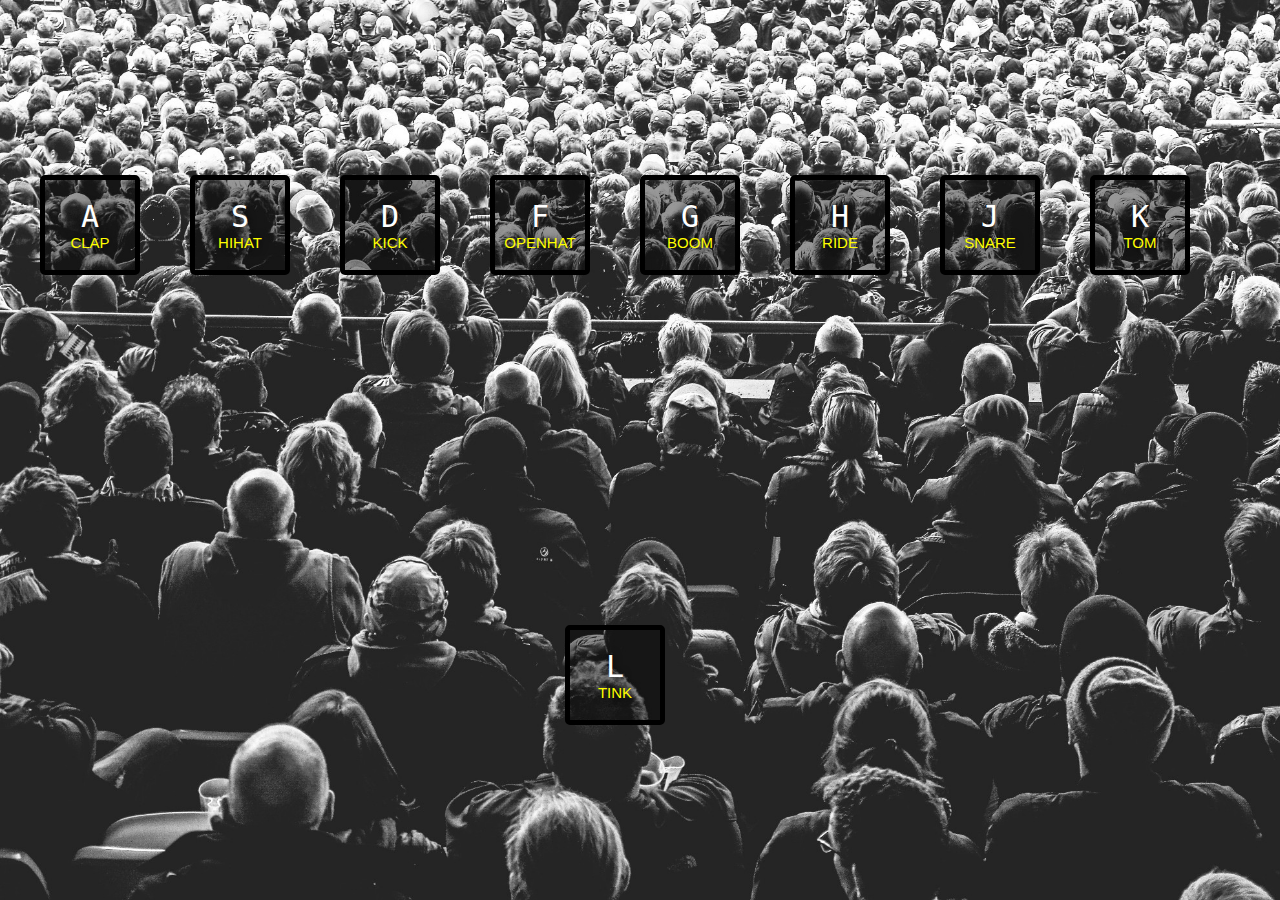
<file: Day-1/index.html>
<!DOCTYPE html>
<html lang="en">
<head>
    <meta charset="UTF-8">
    <link rel="stylesheet" href="style.css">
    <title>Day 1 | Drum Kit</title>
</head>
<body>
<div class="keys">
    <div data-key="65" class="key">
        <kbd class="main_key">A</kbd>
        <span class="secondary_key">CLAP</span>
    </div>
    <div data-key="83" class="key">
        <kbd class="main_key">S</kbd>
        <span class="secondary_key">HIHAT</span>
    </div>
    <div data-key="68" class="key">
        <kbd class="main_key">D</kbd>
        <span class="secondary_key">KICK</span>
    </div>
    <div data-key="70" class="key">
        <kbd class="main_key">F</kbd>
        <span class="secondary_key">OPENHAT</span>
    </div>
    <div data-key="71" class="key">
        <kbd class="main_key">G</kbd>
        <span class="secondary_key">BOOM</span>
    </div>
    <div data-key="72" class="key">
        <kbd class="main_key">H</kbd>
        <span class="secondary_key">RIDE</span>
    </div>
    <div data-key="74" class="key">
        <kbd class="main_key">J</kbd>
        <span class="secondary_key">SNARE</span>
    </div>
    <div data-key="75" class="key">
        <kbd class="main_key">K</kbd>
        <span class="secondary_key">TOM</span>
    </div>
    <div data-key="76" class="key">
        <kbd class="main_key">L</kbd>
        <span class="secondary_key">TINK</span>
    </div>
</div>

<audio data-key="65" src="sounds/clap.wav"></audio>
<audio data-key="83" src="sounds/hihat.wav"></audio>
<audio data-key="68" src="sounds/kick.wav"></audio>
<audio data-key="70" src="sounds/openhat.wav"></audio>
<audio data-key="71" src="sounds/boom.wav"></audio>
<audio data-key="72" src="sounds/ride.wav"></audio>
<audio data-key="74" src="sounds/snare.wav"></audio>
<audio data-key="75" src="sounds/tom.wav"></audio>
<audio data-key="76" src="sounds/tink.wav"></audio>
<script src="script.js"></script>
</body>
</html>
</file>
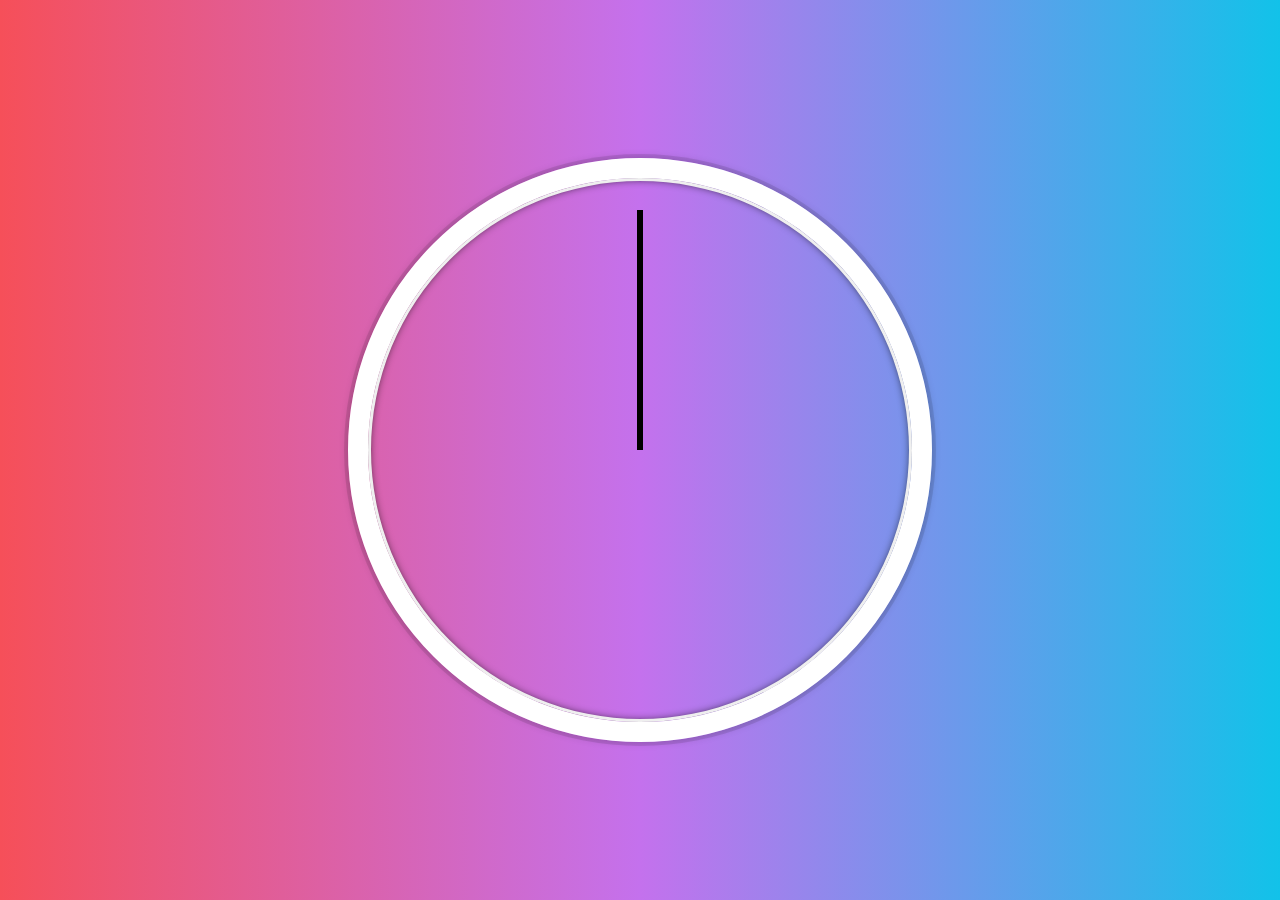
<file: Day-2/index.html>
<!DOCTYPE html>
<html lang="en">
<head>
    <meta charset="UTF-8">
    <link rel="stylesheet" href="./style.css">
    <title>Day 2 | Clock</title>
</head>
<body>
<div class="clock">
    <div class="clock_container">
        <div class="hand hour"></div>
        <div class="hand minute"></div>
        <div class="hand second"></div>
    </div>
</div>
<script src="./script.js"></script>
</body>
</html>
</file>
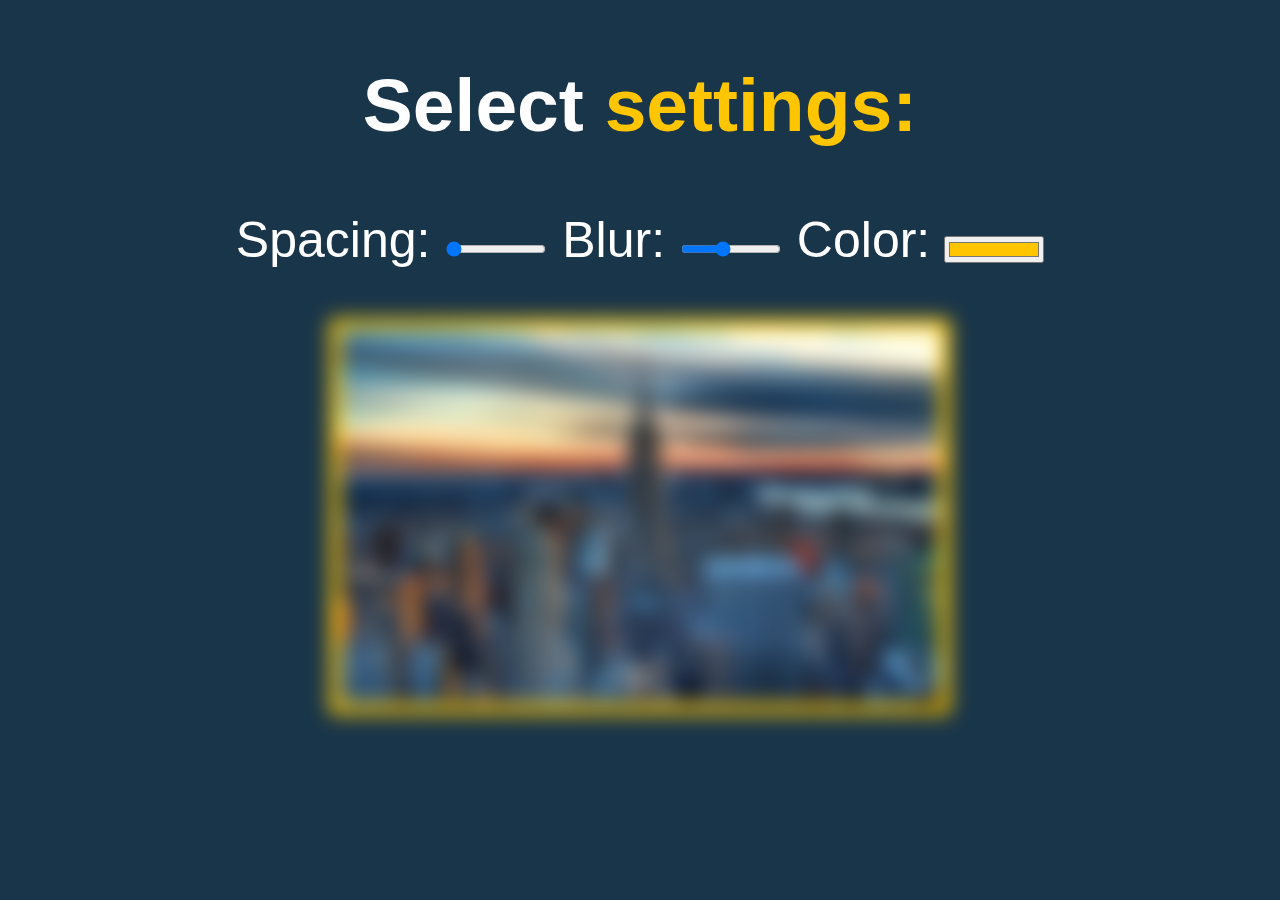
<file: Day-3/index.html>
<!DOCTYPE html>
<html lang="en">
<head>
    <meta charset="UTF-8">
    <link rel="stylesheet" href="./style.css">
    <title>Day 3 | Photo Editor</title>
</head>
<body>
<h2>Select <span class="text">settings:</span></h2>
<div class="controls">
    <label class="spacing">Spacing: </label>
    <input type="range" name="spacing" min="10" max="200" value="10" data-sizing="px">

    <label class="blur">Blur: </label>
    <input type="range" name="blur" min="0" max="25" value="10" data-sizing="px">

    <label class="base">Color: </label>
    <input type="color" name="base" value="#ffc600">
</div>
<img src="./assets/image.jpg" alt="image">
<script src="./script.js"></script>
</body>
</html>
</file>
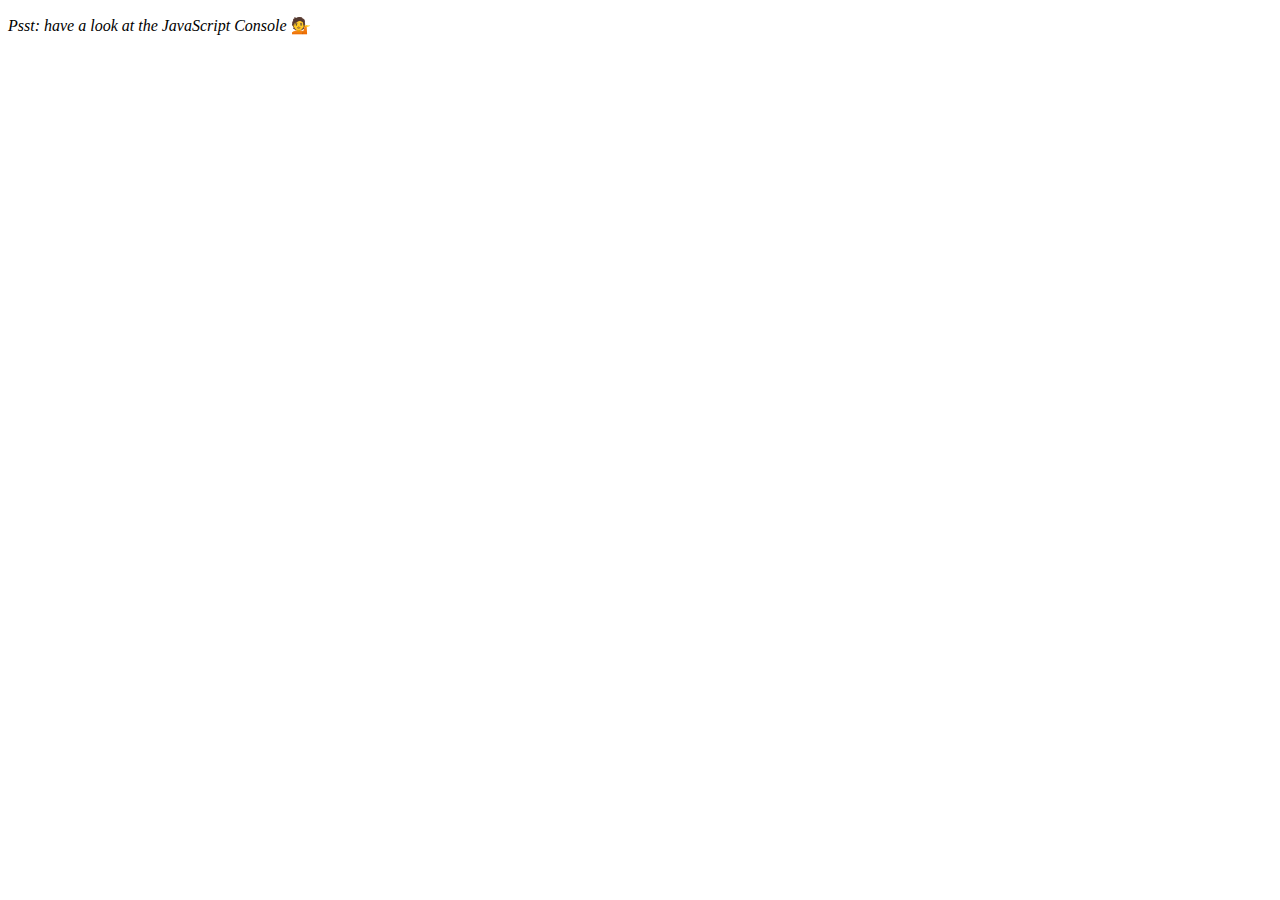
<file: Day-4/index.html>
<!DOCTYPE html>
<html lang="en">
<head>
  <meta charset="UTF-8">
  <title>Day 4 | Array Cardio 💪</title>
</head>
<body>
  <p><em>Psst: have a look at the JavaScript Console</em> 💁</p>
  <script src="./script.js"></script>
</body>
</html>
</file>
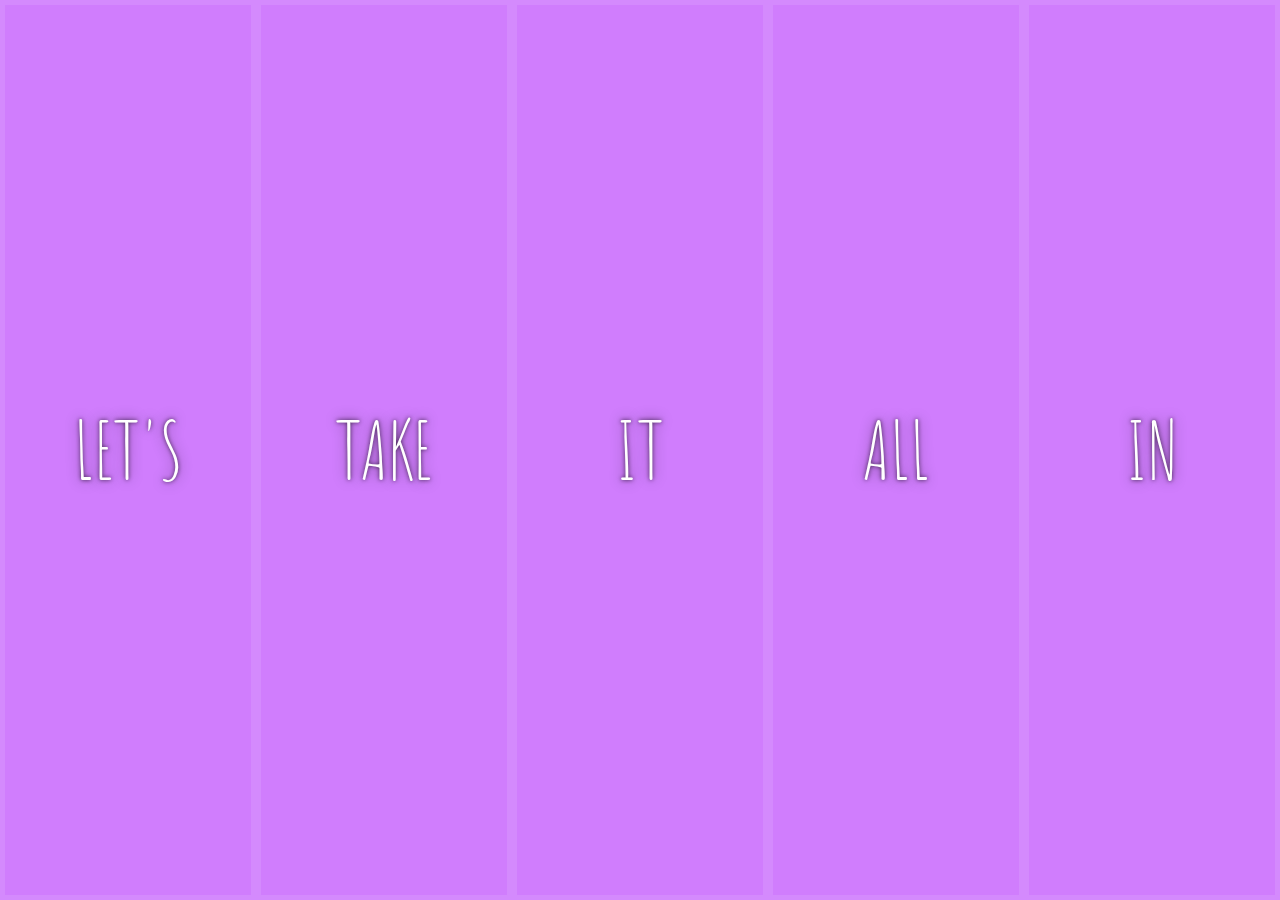
<file: Day-5/index.html>
<!DOCTYPE html>
<html lang="en">
<head>
    <meta charset="UTF-8"/>
    <meta name="viewport" content="width=device-width, initial-scale=1.0"/>
    <link rel="stylesheet" href="styles.css"/>
    <link href='https://fonts.googleapis.com/css?family=Amatic+SC' rel='stylesheet' type='text/css'>
    <title>Image Gallery | Day 5</title>
</head>
<body>

<div class="panels">
    <div class="panel panel1">
        <p>Hey</p>
        <p>Let's</p>
        <p>Dance</p>
    </div>
    <div class="panel panel2">
        <p>Give</p>
        <p>Take</p>
        <p>Receive</p>
    </div>
    <div class="panel panel3">
        <p>Experience</p>
        <p>It</p>
        <p>Today</p>
    </div>
    <div class="panel panel4">
        <p>Give</p>
        <p>All</p>
        <p>You can</p>
    </div>
    <div class="panel panel5">
        <p>Life</p>
        <p>In</p>
        <p>Motion</p>
    </div>
</div>
<script src="./script.js"></script>
</body>
</html>
</file>
<file: Day-1/style.css>
body {
    margin: 0;
    padding: 0;
    background-image: url('./assets/main_bg.jpg');
    background-repeat: no-repeat;
    -webkit-background-size: cover;
    background-size: cover;
    box-sizing: border-box;
}

.keys {
    display: flex;
    flex: 1;
    min-height: 100vh;
    align-items: center;
    justify-content: center;
    flex-wrap: wrap;
}

.key {
    width: 90px;
    height: 90px;
    border: 5px solid black;
    border-radius: 5px;
    margin-right: 50px;
    text-align: center;
    color: white;
    background: rgba(0,0,0,0.4);
    text-shadow: 0 0 0.5rem black;
    display: flex;
    flex-direction: column;
    align-items: center;
    justify-content: center;
    transition: 0.3s;
}

.active_key {
    transform: scale(1.1);
    border-color: yellow;
    box-shadow: 0 0 10px yellow;
}

.main_key {
    font-size: 30px;
}

.secondary_key {
    font-size: 15px;
    color: yellow;
    font-family: sans-serif;
}
</file>
<file: Day-2/style.css>
html {
    background: #12c2e9;
    background: -webkit-linear-gradient(to right, #f64f59, #c471ed, #12c2e9);
    background: linear-gradient(to right, #f64f59, #c471ed, #12c2e9);
    text-align: center;
}

body {
    margin: 0;
    font-size: 2rem;
    display: flex;
    flex: 1;
    min-height: 100vh;
    align-items: center;
}

.clock {
    width: 30rem;
    height: 30rem;
    border: 20px solid white;
    border-radius: 50%;
    margin: 50px auto;
    position: relative;
    padding: 2rem;
    box-shadow:
            0 0 0 4px rgba(0,0,0,0.1),
            inset 0 0 0 3px #EFEFEF,
            inset 0 0 10px black,
            0 0 10px rgba(0,0,0,0.2);
}

.clock_container {
    position: relative;
    width: 100%;
    height: 100%;
    transform: translateY(-3px); /* account for the height of the clock hands */
}

.hand {
    width: 50%;
    height: 6px;
    background: black;
    position: absolute;
    top: 50%;
    transform-origin: 100%;
    transform: rotate(90deg);
    transition: all 0.05s;
    transition-timing-function: cubic-bezier(0.1, 2.7, 0.58, 1);
}
</file>
<file: Day-3/style.css>
:root {
    --base: #ffc600;
    --spacing: 10px;
    --blur: 10px;
}

img {
    max-width: 600px;
    padding: var(--spacing);
    background: var(--base);
    filter: blur(var(--blur));
}

.text {
    color: var(--base);
}

body {
    text-align: center;
    background: #193549;
    color: white;
    font-family: 'helvetica neue', sans-serif;
    font-weight: 100;
    font-size: 50px;
}

.controls {
    margin-bottom: 50px;
}

input {
    width: 100px;
}
</file>
<file: Day-5/styles.css>
html {
    box-sizing: border-box;
    background: #fd9ce8;
    font-family: 'helvetica neue', serif;
    font-size: 20px;
    font-weight: 200;
}

body {
    margin: 0;
}

*, *:before, *:after {
    box-sizing: inherit;
}

.panels {
    min-height: 100vh;
    overflow: hidden;
    display: flex;
}

.panel {
    background: #d07dfd;
    box-shadow: inset 0 0 0 5px rgba(255, 255, 255, 0.1);
    color: white;
    text-align: center;
    align-items: center;
    /* Safari transitionend event.propertyName === flex */
    /* Chrome + FF transitionend event.propertyName === flex-grow */
    transition: font-size 0.7s cubic-bezier(0.61, -0.19, 0.7, -0.11),
    flex 0.7s cubic-bezier(0.61, -0.19, 0.7, -0.11),
    background 0.2s;
    font-size: 20px;
    background-size: cover;
    background-position: center;
    flex: 1;
    justify-content: center;
    display: flex;
    flex-direction: column;
}

.panel1 {
    background-image: url(https://images.unsplash.com/photo-1548848221-0c2e497ed557?ixlib=rb-1.2.1&ixid=MnwxMjA3fDB8MHxwaG90by1wYWdlfHx8fGVufDB8fHx8&auto=format&fit=crop&w=750&q=80);
}

.panel2 {
    background-image: url(https://images.unsplash.com/photo-1541717872011-9d16b87a5551?ixlib=rb-1.2.1&ixid=MnwxMjA3fDB8MHxwaG90by1yZWxhdGVkfDE0fHx8ZW58MHx8fHw%3D&auto=format&fit=crop&w=500&q=60);
}

.panel3 {
    background-image: url(https://images.unsplash.com/photo-1499195333224-3ce974eecb47?ixlib=rb-1.2.1&ixid=MnwxMjA3fDB8MHxwaG90by1wYWdlfHx8fGVufDB8fHx8&auto=format&fit=crop&w=648&q=80);
}

.panel4 {
    background-image: url(https://images.unsplash.com/photo-1584296997775-97b09314e35a?ixid=MnwxMjA3fDB8MHxwaG90by1wYWdlfHx8fGVufDB8fHx8&ixlib=rb-1.2.1&auto=format&fit=crop&w=1868&q=80);
}

.panel5 {
    background-image: url(https://images.unsplash.com/photo-1616534900631-c875e41ab2c8?ixid=MnwxMjA3fDB8MHxwaG90by1wYWdlfHx8fGVufDB8fHx8&ixlib=rb-1.2.1&auto=format&fit=crop&w=1032&q=80);
}

/* Flex Children */
.panel > * {
    margin: 0;
    width: 100%;
    transition: transform 0.5s;
    flex: 1 0 auto;
    display: flex;
    justify-content: center;
    align-items: center;
}

.panel > *:first-child {
    transform: translateY(-100%)
}

.panel.open-active > *:first-child {
    transform: translateY(0);
}

.panel > *:last-child {
    transform: translateY(100%)
}

.panel.open-active > *:last-child {
    transform: translateY(0)
}

.panel p {
    text-transform: uppercase;
    font-family: 'Amatic SC', cursive;
    text-shadow: 0 0 4px rgba(0, 0, 0, 0.72), 0 0 14px rgba(0, 0, 0, 0.45);
    font-size: 2em;
}

.panel p:nth-child(2) {
    font-size: 4em;
}

.panel.open {
    flex: 5;
    font-size: 40px;
}
</file>
